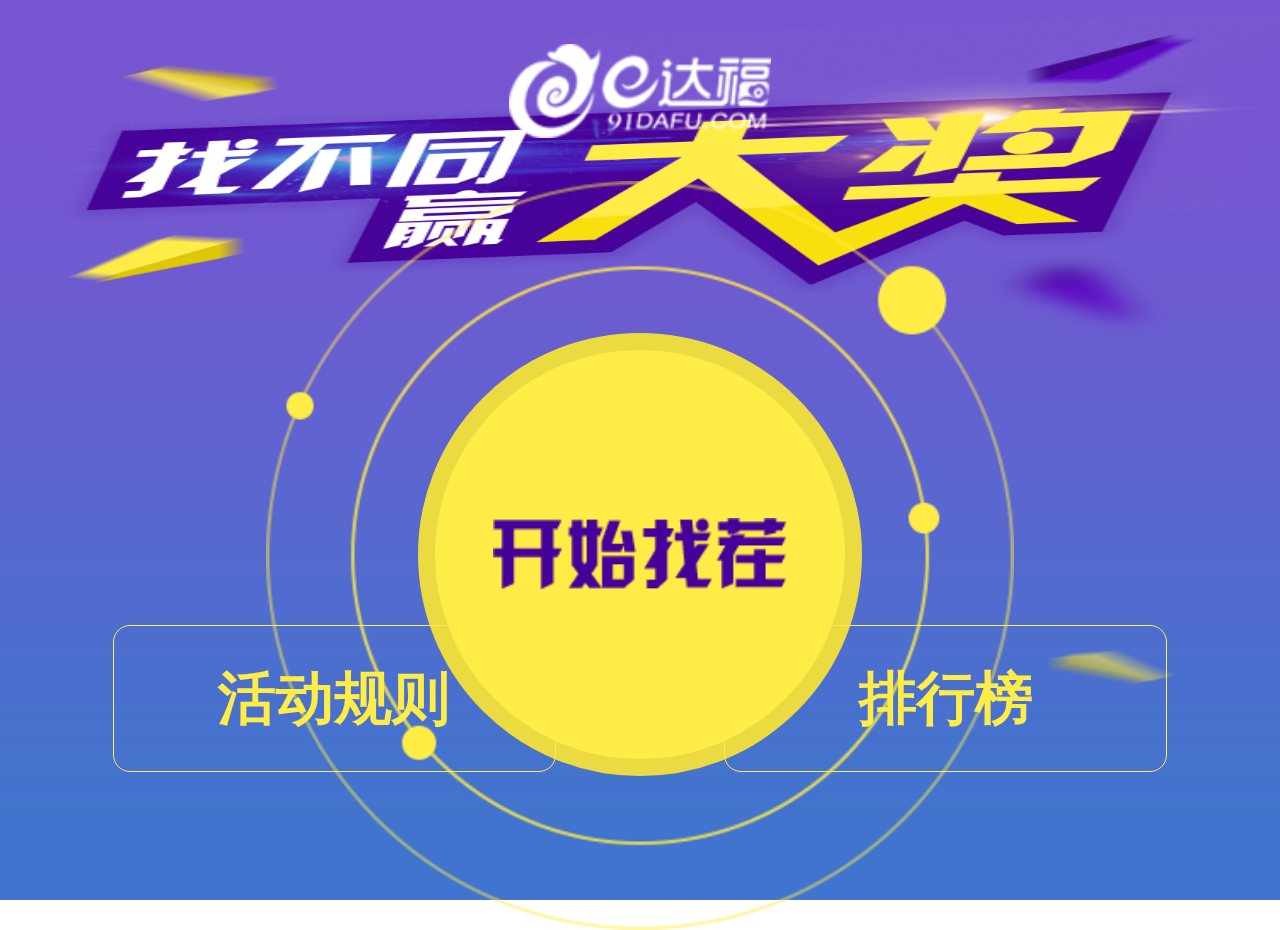
<file: index.html>
<!DOCTYPE html>
<html>
<head>
    <meta http-equiv="Content-Type" content="text/html; charset=UTF-8">
		<!--定义 title keywords description信息 start-->
	<meta name="keywords" content="">
	<meta name="description" content="">
	<meta http-equiv="X-UA-Compatible" content="IE=edge">
	<meta name="viewport" content="width=device-width,initial-scale=1.0,maximum-scale=1.0,user-scalable=0" />
	<meta name="screen-orientation"content="portrait"/>
    <title>找不同赢大奖</title>
	<!--引入外部样式-->
	<link rel="stylesheet" type="text/css" href="css/reset.css">
	<link rel="stylesheet" type="text/css" href="css/index.css"/>
	<script src="js/jquery-1.8.2.min.js" type="text/javascript" charset="utf-8"></script>
	<script type="text/javascript">
		document.getElementsByTagName("html")[0].style.fontSize = document.documentElement.clientWidth/20+"px";
	</script>
</head>
<body id="index">
	<img src="images/logo.png" class="posAbs logo"/>
	<img src="images/index_bg.png" class="index_bg"/>
	<img src="images/kuang.png" class="kuang posAbs"/>
	<a href="gameStart.html" class="posAbs start"><img src="images/start_text.png" class="posAbs"/></a>
	<a href="ruleBut.html" class="posAbs rule"><button>活动规则</button></a><a href="loveRank.html" class="posAbs rank"><button>排行榜</button></a>
	<script type="text/javascript">
		$(function(){
			var bgHeight=document.documentElement.clientHeight;
			var oHeight=document.documentElement.clientHeight;
			var obbHeigt=(oHeight/4/10*8);
			var rbHeigt=(oHeight/4/10*3);
			var bxHeight=(oHeight/4/10*9);
			var kHeight=oHeight/(document.documentElement.clientWidth/20)
			$("#index").attr("height",oHeight);
			$("#index .index_bg").attr("height",bgHeight);
			$("#index")[0].style.height=bgHeight+"px";
			$("#index .kuang")[0].style.bottom=(kHeight-15)/2+"rem";
			$("#index .start")[0].style.bottom=(kHeight-15+4.8)/2+"rem";
		})
	</script>
</body>
</html>
</file>
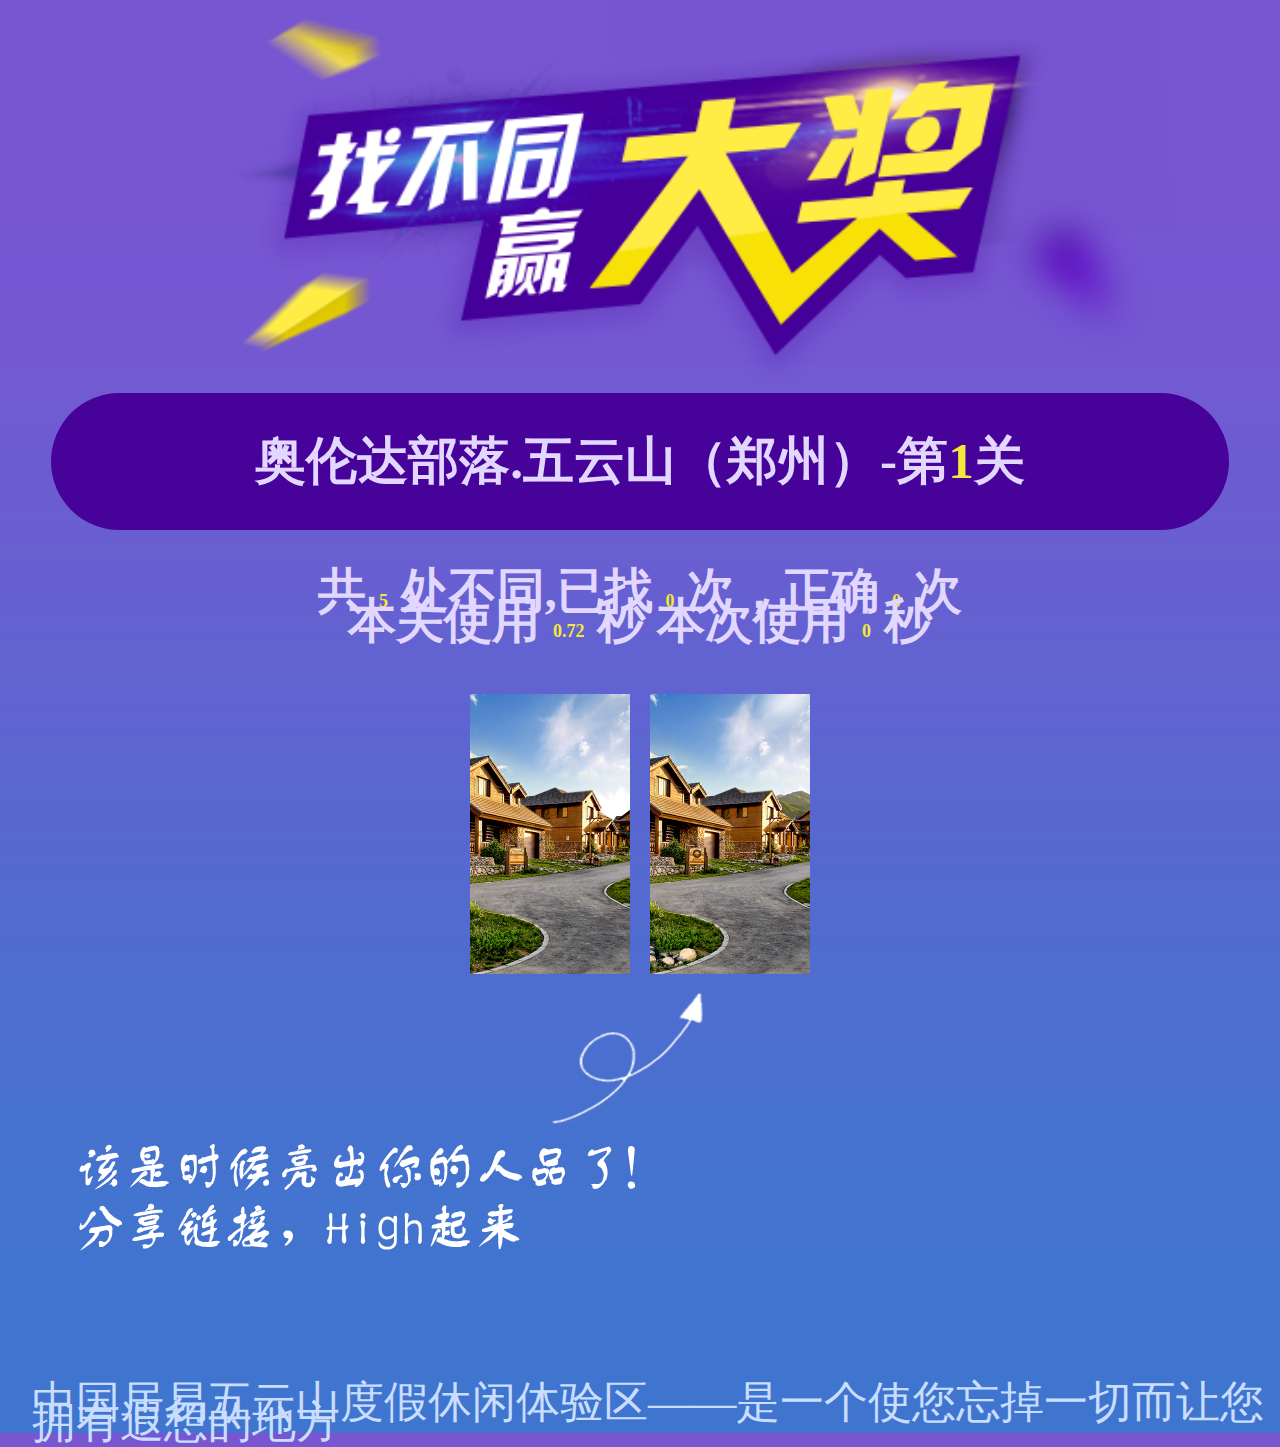
<file: gameStart.html>
<!DOCTYPE html>
<html>
<head>
<meta charset="utf-8">
<meta name="viewport" content="width=device-width, initial-scale=1.0, minimum-scale=1.0, maximum-scale=1.0, user-scalable=no">
<meta name="format-detection" content="telephone=no" />
<meta name="apple-mobile-web-app-status-bar-style" content="black" />
<meta name="author" content="Tencent-TGideas">
<link rel="stylesheet" href="css/style.css">
<title>找不同赢大奖</title>
<link rel="stylesheet" type="text/css" href="css/index.css"/>
<script src="js/zepto.js" type="text/javascript"></script>
<script src="js/data.js?v=20140811" id="gamedata" data-version="20140811" type="text/javascript"></script>
<script src="js/game.js" type="text/javascript"></script>
<script type="text/javascript">
	document.getElementsByTagName("html")[0].style.fontSize = document.documentElement.clientWidth/20+"px";
</script>
</head>
<body id="gameStart">
<header class="game_header">
	<img src="images/title_bg.png" class="title_bg"/>
    <h3><span>奥伦达部落.五云山（郑州）-第</span><strong id="currLevel">1</strong>关</h3>
</header>
<section class="game_con">
  <div class="find_con">
    <div class="info">共<span id="totalNum">6</span>处不同,已找<span id="clickNum">0</span>次，正确<span id="correctNum">0</span>次<!--，正确率<span id="correctPecent">0</span>%--></div>
    <div class="progressbox">
      <!--<div class="progress" style="width:260px;float:left;">
        <div class="progress-bar" id="progressbar"></div>
      </div>-->
      <span class="timecounter"> 本关使用<span id="timeshow">0</span>秒 </span>
      <span class="timecounter"> 本次使用<span id="timeshowSum">0</span>秒 </span>
    </div>
  </div>
  <div class="picbox" id="picbox">
    <div class="piccell pic_left" id="leftpic"> </div>
    <div  class="piccell" id="rightpic"> </div>
  </div>
</section>
<!--分享链接显示弹幕-->
<div class="layer_fixed_1 fixed_back">
	<div class="t_code_img_1">
		<img src="images/jt_1.png" />
	</div>
</div>
<footer class="game_footer"> 
<!--<a href="#" target="_blank" id="bottom_banner"><img src="" style="width:100%"></a> -->
<div class="pic_introduce">
	中国居易五云山度假休闲体验区——是一个使您忘掉一切而让您拥有遐想的地方
</div>
</footer>
<div class="share" id="share"> <img src="images/share1.png" /> </div>
<script type="text/javascript">
	$(function(){
//		$("#gameStart").
	    picgame.gamestart();
		var sHeight=document.documentElement.clientHeight;
		var sWidth=document.documentElement.clientWidth;
		var rankHeight=$("#gameStart").height();
		$("#gameStart #picbox")[0].style.marginLeft=(sWidth-340)/2+"px";
		if(sHeight>rankHeight){
			$("#gameStart")[0].style.backgroundSize='20rem '+sHeight+"px";
		}else{
			$("#gameStart")[0].style.backgroundSize='20rem '+rankHeight+"px";
		}
	});
 </script>

</body>
</html>
</file>
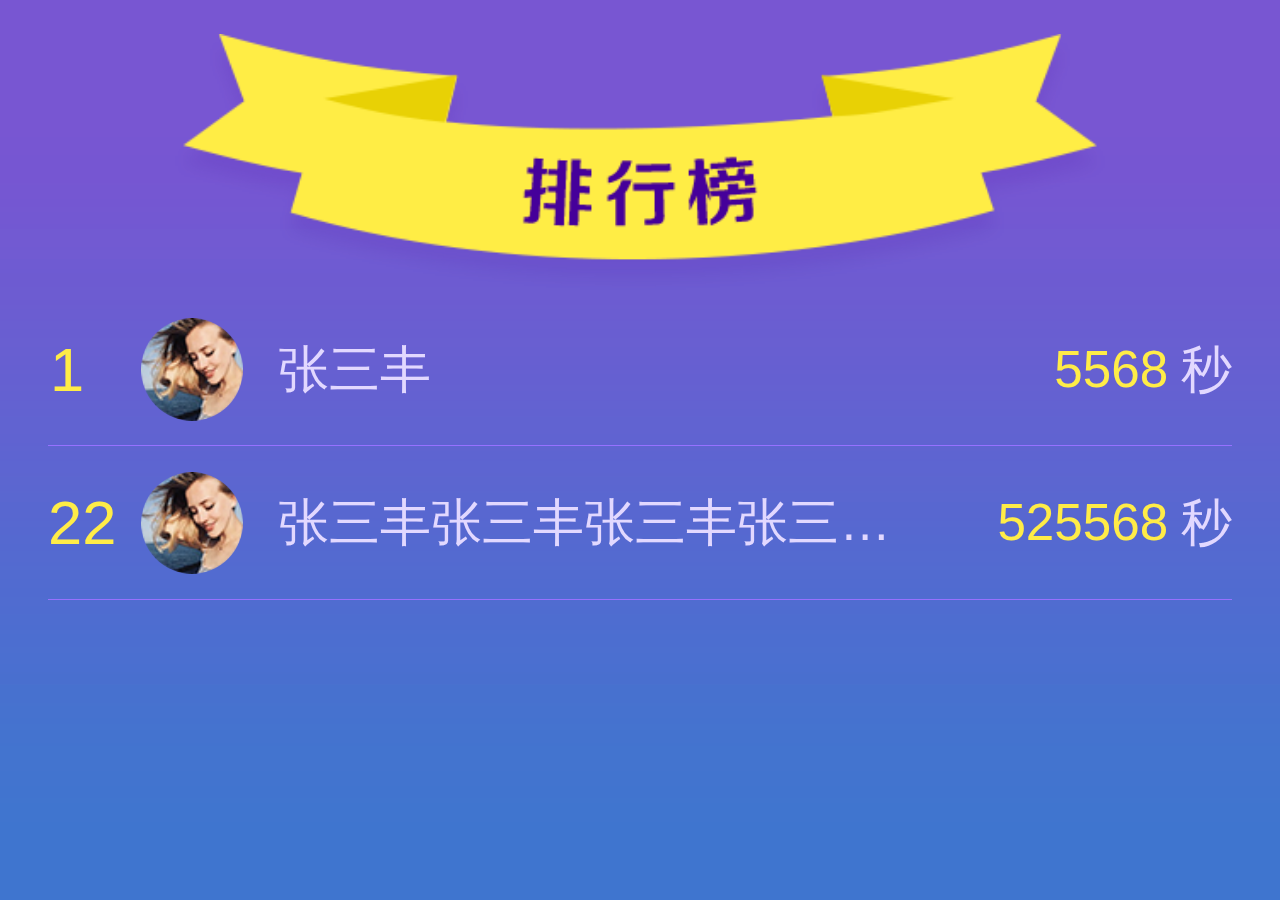
<file: loveRank.html>
<!DOCTYPE html>
<html>
<head>
    <meta http-equiv="Content-Type" content="text/html; charset=UTF-8">
		<!--定义 title keywords description信息 start-->
	<meta name="keywords" content="">
	<meta name="description" content="">
	<meta http-equiv="X-UA-Compatible" content="IE=edge">
	<meta name="viewport" content="width=device-width,initial-scale=1.0,maximum-scale=1.0,user-scalable=0" />
	<meta name="screen-orientation"content="portrait"/>
    <title>爱心排行</title>
	<!--引入外部样式-->
	<link rel="stylesheet" type="text/css" href="css/reset.css">
	<link rel="stylesheet" type="text/css" href="css/index.css"/>
	<script src="js/jquery-1.8.2.min.js" type="text/javascript" charset="utf-8"></script>
	<script type="text/javascript">
		document.getElementsByTagName("html")[0].style.fontSize = document.documentElement.clientWidth/20+"px";
	</script>
</head>
<body id="loveRank">
	<img src="images/rank.png" class="rank_title"/>
	<!--<div class="loveRank_unit">（此处只显示前20名）</div>-->
	<ul class="rank_box">
		<li class="rank_list">
			<span class="xuhao fl">1</span>
			<img src="images/user_Title.png" class="user_title fl posAbs">
			<span class="user_name text_l fl">张三丰</span>
			<span class="unit fr">秒</span>
			<span class="user_loveValue fr">5568</span>
			<img src="images/rank_xian.png" class="rank_xian posAbs"/>
		</li>
		<li class="rank_list">
			<span class="xuhao fl">22</span>
			<img src="images/user_Title.png" class="user_title fl posAbs">
			<span class="user_name text_l fl">张三丰张三丰张三丰张三丰张三丰张三丰张三丰张三丰张三丰张三丰张三丰张三丰张三丰张三丰</span>
			<span class="unit fr">秒</span>
			<span class="user_loveValue fr">525568</span>
			<img src="images/rank_xian.png" class="rank_xian posAbs"/>
		</li>		
	</ul>
	<script type="text/javascript">
//		for (var i=0;i<100;i++) {
//			$("<b> Hello World!</b>").appendTo("ul");
//			var a=$('.rank_list').html();
//			console.log(a)
//			$("a").appendTo("ul")
//		}
		var sHeight=document.documentElement.clientHeight;
		var rankHeight=$("#loveRank").height();
		if(sHeight>rankHeight){
			$("#loveRank")[0].style.backgroundSize='20rem '+sHeight+"px";
		}else{
			$("#loveRank")[0].style.backgroundSize='20rem '+rankHeight+"px";
		}
	</script>
</body>
</html>
</file>
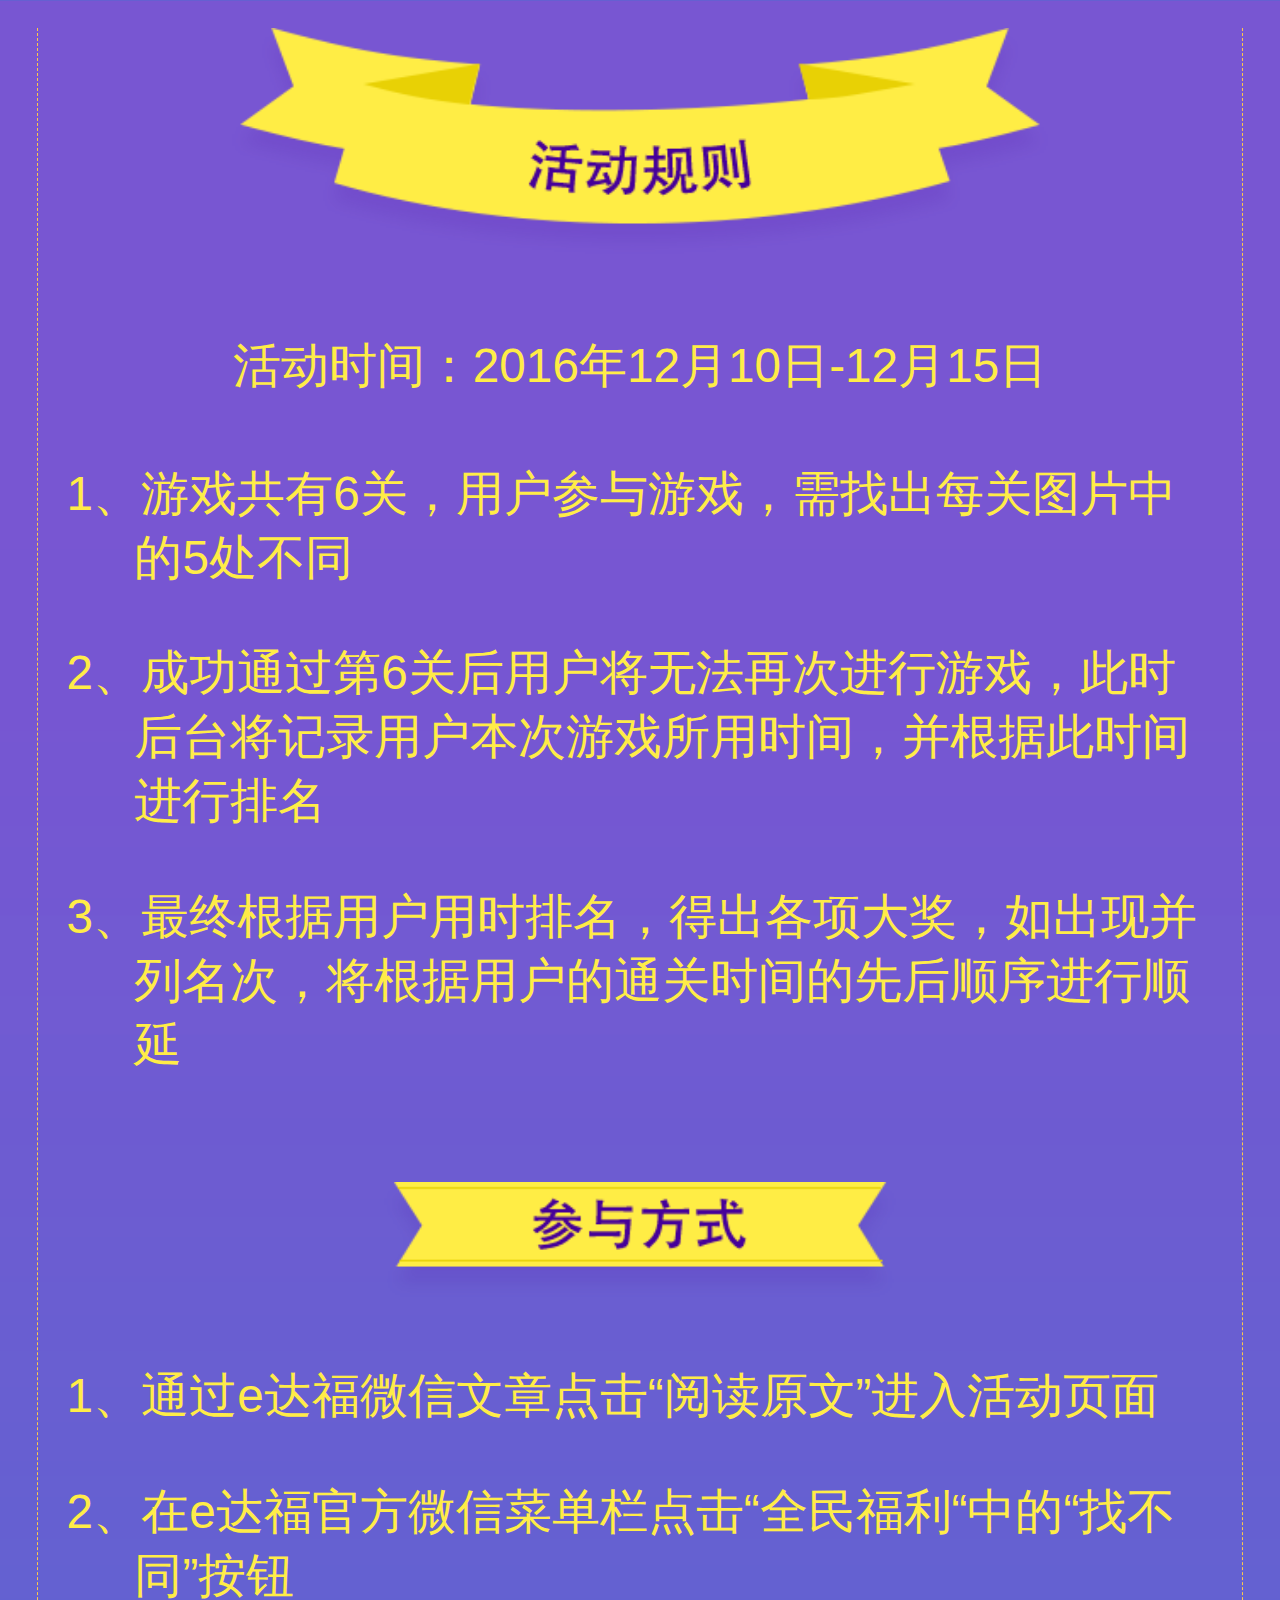
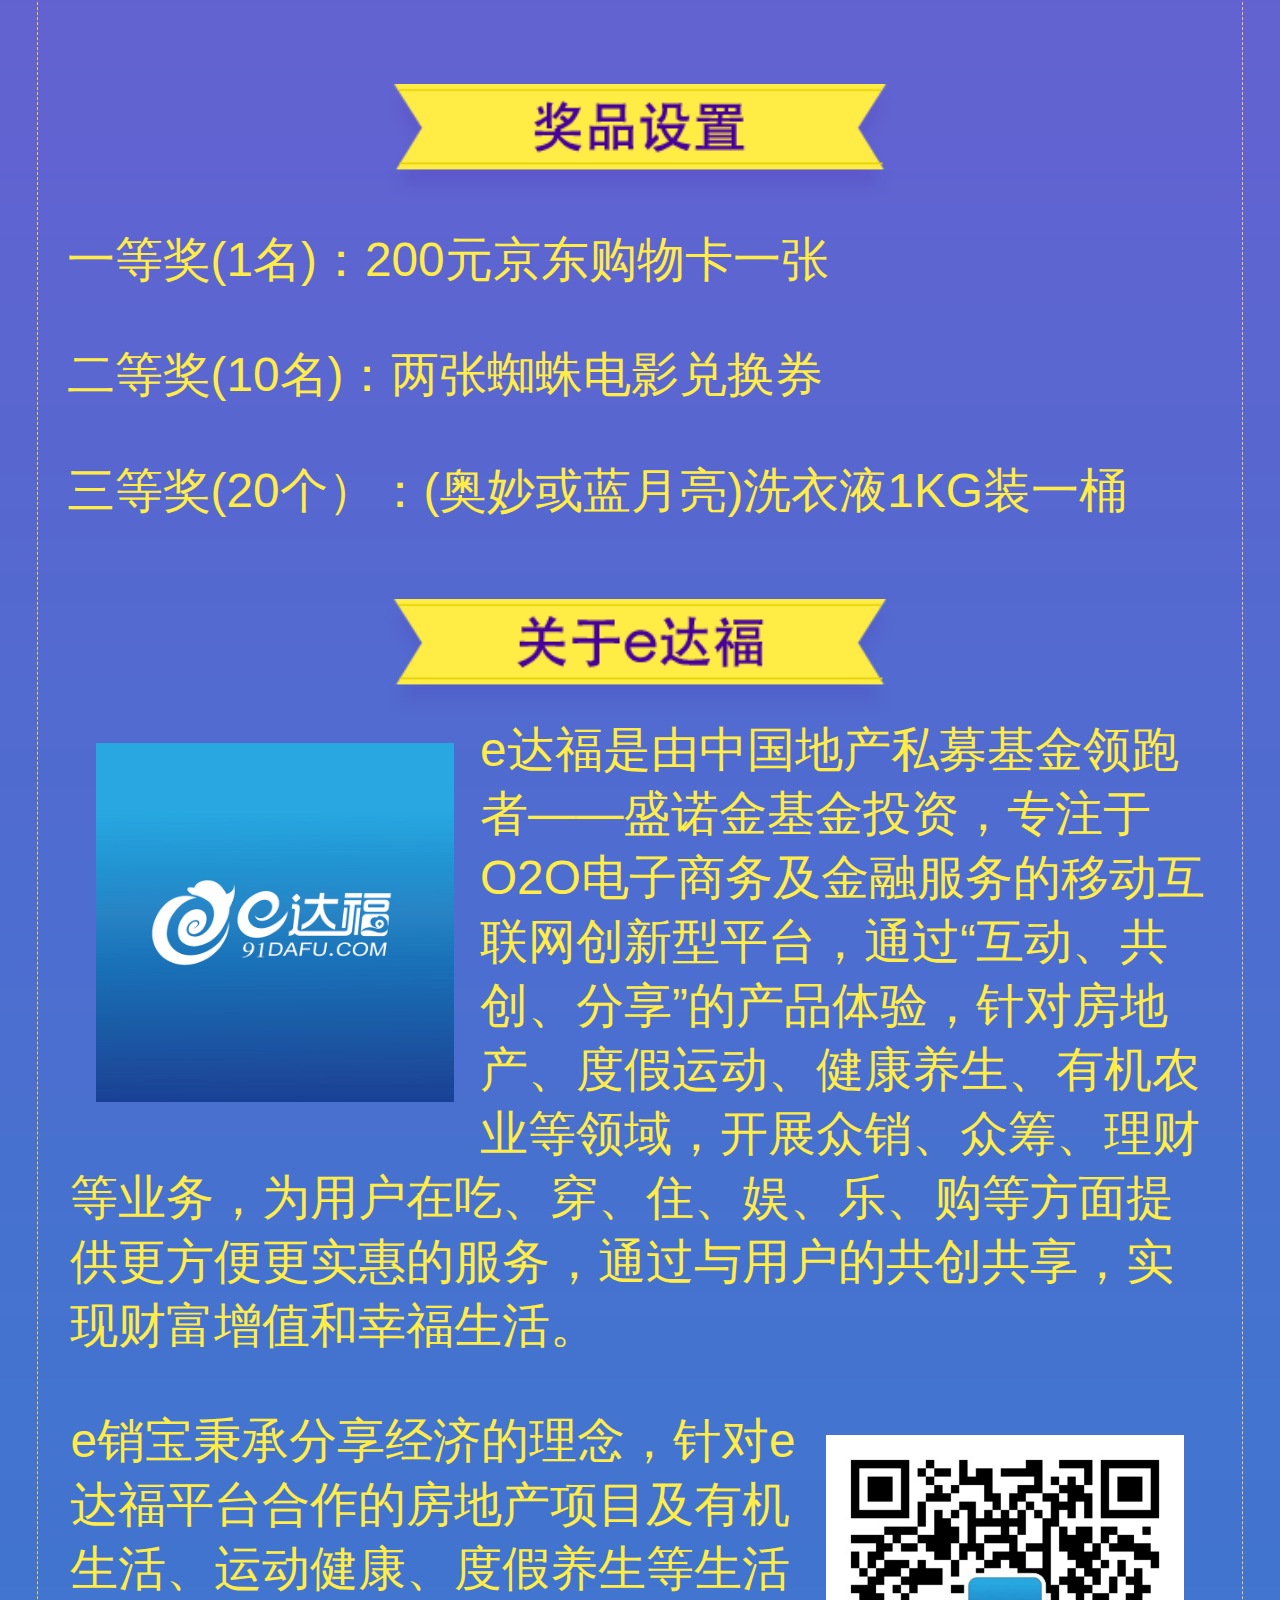
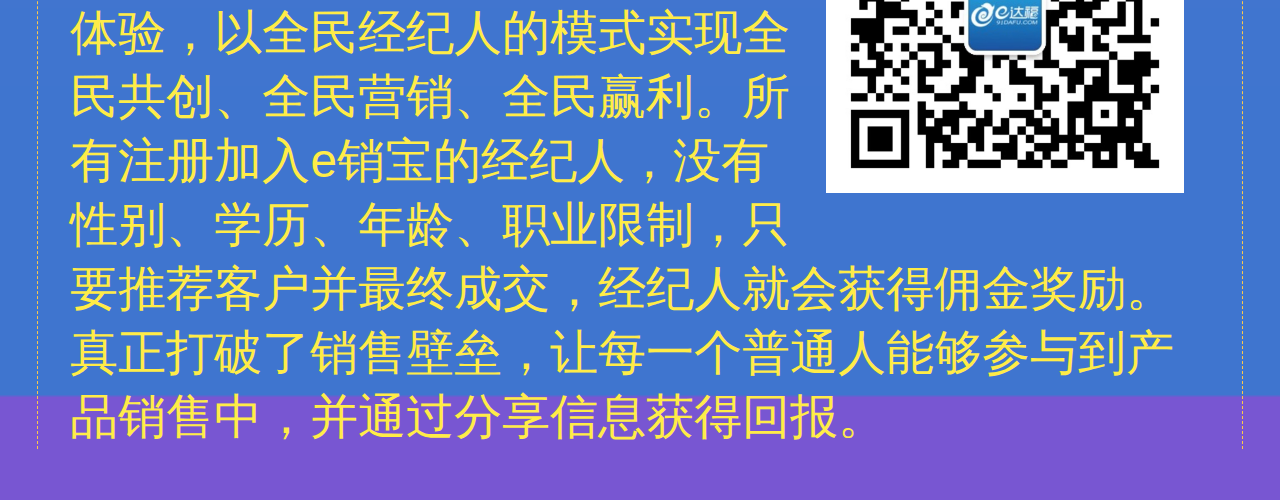
<file: ruleBut.html>
<!DOCTYPE html>
<html>
<head>
    <meta http-equiv="Content-Type" content="text/html; charset=UTF-8">
		<!--定义 title keywords description信息 start-->
	<meta name="keywords" content="">
	<meta name="description" content="">
	<meta http-equiv="X-UA-Compatible" content="IE=edge">
	<meta name="viewport" content="width=device-width,initial-scale=1.0,maximum-scale=1.0,user-scalable=0" />
	<meta name="screen-orientation"content="portrait"/>
    <title>活动规则</title>
	<!--引入外部样式-->
	<link rel="stylesheet" type="text/css" href="css/reset.css">
	<link rel="stylesheet" type="text/css" href="css/index.css"/>
	<script src="js/jquery-1.8.2.min.js" type="text/javascript" charset="utf-8"></script>
	<script type="text/javascript">
		document.getElementsByTagName("html")[0].style.fontSize = document.documentElement.clientWidth/20+"px";
	</script>
</head>
<body id="ruleBut">
	<article class="text_l">
		<div class="cont_wrap">
		<div class="ruleBut_detail">
			<h3><img src="images/ruleMainTile.png"></h3>
			<div class="time1">
				活动时间：2016年12月10日-12月15日
			</div>
			<div class="one_p">1、游戏共有6关，用户参与游戏，需找出每关图片中的5处不同</div>
			<div class="one_p">2、成功通过第6关后用户将无法再次进行游戏，此时后台将记录用户本次游戏所用时间，并根据此时间进行排名</div>
			<div class="one_p">3、最终根据用户用时排名，得出各项大奖，如出现并列名次，将根据用户的通关时间的先后顺序进行顺延</div>
		</div>
		<div class="cy_sort">
			<h3><img src="images/ruleJoin.png"></h3>
			<ul class="six_p">
				<li class="clearfix">
					<span class="lf text_p">1、通过e达福微信文章点击“阅读原文”进入活动页面</span>
				</li>
				<li class="clearfix">
					<span class="lf text_p">2、在e达福官方微信菜单栏点击“全民福利“中的“找不同”按钮</span>
				</li>
			</ul>
		</div>
		<div class="cy_sort">
			<h3><img src="images/ruleSet.png"></h3>
			<ul class="six_p mt2">
				<li class="clearfix">
					<span class="lf text_p">一等奖(1名)：200元京东购物卡一张</span><br />
				</li>
				<li class="clearfix">
					<span class="lf text_p">二等奖(10名)：两张蜘蛛电影兑换券</span><br />
				</li>
				<li class="clearfix">
					<span class="lf text_p">三等奖(20个）：(奥妙或蓝月亮)洗衣液1KG装一桶</span><br />
				</li>
			</ul>
		</div>
		<div class="cy_sort">
			<h3><img src="images/ruleTitle.png"></h3>
			<div class="clearfix descript_img">
				<div class="img_code fl"><img src="images/codes.jpg" class="codes"/></div>
				e达福是由中国地产私募基金领跑者——盛诺金基金投资，专注于O2O电子商务及金融服务的移动互联网创新型平台，通过“互动、共创、分享”的产品体验，针对房地产、度假运动、健康养生、有机农业等领域，开展众销、众筹、理财等业务，为用户在吃、穿、住、娱、乐、购等方面提供更方便更实惠的服务，通过与用户的共创共享，实现财富增值和幸福生活。
			</div>
			<div class="clearfix descript_img">
				<div class="img_code_2 fr"><img src="images/ecode.jpg" class="ecode"/></div>
				e销宝秉承分享经济的理念，针对e达福平台合作的房地产项目及有机生活、运动健康、度假养生等生活体验，以全民经纪人的模式实现全民共创、全民营销、全民赢利。所有注册加入e销宝的经纪人，没有性别、学历、年龄、职业限制，只要推荐客户并最终成交，经纪人就会获得佣金奖励。真正打破了销售壁垒，让每一个普通人能够参与到产品销售中，并通过分享信息获得回报。
			</div>
		</div>
	</div>
	</article>
	<script type="text/javascript">
		$(function(){
//			console.log(document.documentElement.clientHeight)
			var sHeight=document.documentElement.clientHeight;
			var rankHeight=$("#ruleBut").height();
			if(sHeight>rankHeight){
				$("#ruleBut")[0].style.backgroundSize='20rem '+sHeight+"px";
			}else{
				$("#ruleBut")[0].style.backgroundSize='20rem '+rankHeight+"px";
			}
		})
	</script>
</body>
</html>
</file>
<file: css/index.css>
/*首页样式修改*/
#index{position: relative;width: 20rem;z-index: 1;}
#index .index_bg{width: 100%;position: absolute;top: 0;left: 0;z-index:2 ;}
#index .baoxiang{position: absolute;width: 18rem;z-index: 9;left: 1rem;}
#index .openBoxBut{position: absolute;z-index: 9;width: 11rem;left: 4.5rem;}
#index .ruleBut{position: absolute;z-index: 9;width: 6.4rem;left: 2rem;}
#index .rankingBut{position: absolute;z-index: 9;width: 6.4rem;right: 2rem;}
#index .logo{top: 0.69rem;width: 4.1rem;margin-left: -2.05rem;}
#index .rule{left:1.76rem}
#index .rank{right: 1.76rem;}
#index .rule,#index .rank{width: 6.93rem;height: 2.29rem;bottom: 2rem;}
#index a button{width: 6.93rem;height: 2.29rem;border: 1px solid #ffec47;background: none;font-size: 0.91rem;color: #FFEC47;font-weight: bold;border-radius: 0.267rem;-webkit-border-radius: 0.267rem;-moz-border-radius: 0.267rem;}
#index .kuang{width: 11.7rem;height: 11.7rem;left: 4.15rem;}
#index .start{height: 6.4rem;width: 6.4rem;border-radius: 50%;-webkit-border-radius: 50%;-moz-border-radius: 50%;border: 0.267rem solid #ecda41;background: #FFEC47;left: 6.533rem;line-height: 6.4rem;}
#index .start img{width:4.58rem;left: 0.91rem;height: 1.12rem;top: 2.63rem;}

/* 活动规则*/

#ruleBut{width: 20rem;position: relative;overflow-y: scroll;background: url(../images/rank_bg.png);background-size: 20rem;color: #ffec47;}
#ruleBut article{ width: 20rem;overflow-x: hidden;}
#ruleBut .cont_wrap{width: 94%; margin:0 auto; border-left: dashed 1px #ffc846;border-right: dashed 1px #ffc846;}
#ruleBut .ruleBut_detail{margin: .43rem 0 1.65rem 0;}
#ruleBut .ruleBut_detail h3{width: 12.74rem;margin: 0 auto;overflow: hidden;}
#ruleBut .ruleBut_detail h3 img{width: 100%;}
#ruleBut .ruleBut_detail .time1{margin:1rem 0;color:#ffec47;font-size: 0.746rem;width:100%;text-align: center;text-align: -moz-center;text-align: -webkit-center;margin-top: 1.2rem;}
#ruleBut .ruleBut_detail h4{width: 100%; text-align: center; text-align: -moz-center;text-align: -webkit-center; margin:1.49rem 0 1.28rem 0; font-size: .6rem; font-weight: normal;}
#ruleBut .one_p{color:#ffec47;font-size: 0.746rem;line-height:1rem;margin-top: .8rem;padding: 0 .5rem 0 1.5rem;text-indent:-1.06rem;}
#ruleBut .bg_hg{ background: url(../images/icons1.png) no-repeat 0 -14rem; width: 1rem;height: 1rem;background-size: 2.5rem; display: inline-block; margin-right: .2rem}
#ruleBut em{margin-left: .2rem}
#ruleBut .two_p{ color: #fff;margin-top: .2rem}
#ruleBut .red{color: #f87f50}
#ruleBut .mt_0{ margin-top: 0}
#ruleBut .cy_sort{ margin-top:1.2rem;padding: 0 .5rem;}
#ruleBut .cy_sort h3{width: 8rem; margin: 0 auto;}
#ruleBut .cy_sort h3 img{width: 100%;}
#ruleBut .cy_sort .ecode{width: 5.6rem;height: 5.6rem;padding: 0.4rem;float: right;}
#ruleBut .cy_sort .codes{width: 5.6rem;height: 5.6rem;padding: 0.4rem;}
#ruleBut .first_p{ margin-top: .2rem}
#ruleBut .numver{width: 5%;margin-left: 1.28rem;}
#ruleBut .text_p{ width: 94%;}
#ruleBut .texts_more{ text-indent: 1rem}
#ruleBut .six_p{margin-top: 1rem}
#ruleBut .six_p li{ padding: 0 0 0 1rem;text-indent:-1.06rem;margin: .2rem 0 .5rem;font-size: 0.746rem;line-height:1rem;color: #FFEC47;}
#ruleBut .mt_8{ margin-top: .8rem}
#ruleBut .mt2{ margin: .4rem 0}
#ruleBut .one_text_img{ margin-top: .8rem;}
#ruleBut .one_text_img .imgs{width: 4.47rem;}
#ruleBut .mr4{ margin-right: .4rem}
#ruleBut .ml4{ margin-left: .4rem}
#ruleBut .one_text_img .imgs img{width: 100%}
#ruleBut .clearfix .b{font-weight: bold;}
#ruleBut .cy_sort .time1{text-align: center;text-align: -moz-center;text-align: -webkit-center;}
#ruleBut .cy_sort .clearfix{font-size: 0.746rem;color: #ffec47;line-height: 1rem;margin-bottom: 0.8rem;}

/*排行榜*/
#loveRank{width: 20rem;position: relative;overflow: hidden;background: url(../images/rank_bg.png);background-size: 20rem;}
#loveRank .rank_title{width: 14.53rem;margin-top: 0.53rem;}
#loveRank .loveRank_unit{color:#ff9494;font-size: 0.746rem;margin-bottom: 0.4rem;}
#loveRank .rank_box{overflow-y: scroll;}
#loveRank .rank_list{width: 18.5rem;padding: 0 0.75rem;position: relative;height: 2.4rem;overflow:hidden;line-height: 2.4rem;}
#loveRank .rank_list .rank_xian{width: 18.5rem;bottom: 0;left: 0.75rem;height: 1px;}
#loveRank .xuhao{color: #ffec47;font-size: 0.96rem;display: inline-block;width: 0.6rem;}
#loveRank .rank_list img.user_title{width: 1.6rem;height: 1.6rem;top:0.4rem;left: 2.2rem;border-radius: 50%;-webkit-border-radius: 50%;-moz-border-radius: 50%;}
#loveRank .user_name{margin-left:3rem;width:10rem;display: block;overflow: hidden;white-space: nowrap;text-overflow: ellipsis;color: #e2d8ff;font-size: 0.8rem;/*margin-top: 0.8rem;*/}
#loveRank .user_loveValue{color: #ffec47;font-size: 0.8rem;margin-right: 0.2rem;}
#loveRank .unit{color: #e2d8ff;font-size: 0.8rem;}

/*游戏开始*/
#gameStart{width: 20rem;position: relative;overflow: hidden;background: url(../images/rank_bg.png);background-size: 20rem;margin: 0px;padding: 0px;font-family: "microsoft yahei";}
#gameStart .game_header {text-align: center;	width: 20rem;}
#gameStart .title_bg{width: 14.85rem;margin-left: 2rem;height: 7.25rem;margin-top: -1.2rem;}
#gameStart .game_con{width: 100%;height: auto;width: 20rem;}
#gameStart h3 {color: #e2d8ff;	font-size: 0.8rem;width: 18.4rem;margin: 0 auto;height: 2.13rem;background: #470299;line-height: 2.13rem;font-weight: bold;border-radius: 1.5rem;-webkit-border-radius: 1.5rem;-moz-border-radius: 1.5rem;}
#gameStart span {color: #f4e93b;font-size: 18px;}
#gameStart strong {	color: #f4e93b;}
#gameStart a {text-decoration: none;}
#gameStart .pic_introduce{font-size: 0.69rem;color: #c9ddff;text-align: left;text-align: -moz-left;text-align: -webkit-left;width: 19.4rem;margin-left: 0.5rem;word-spacing: normal;}
#gameStart .game_footer {text-align: center;padding-top: 0.8rem;width: 100%;font-size: 0.746rem;}
#gameStart .info {font-weight: bold;color: #e2d8ff;text-align: center;text-align: -webkit-center;text-align: -moz-center;padding-top: 0.8rem;font-size: 0.746rem;}
#gameStart .info span{font-weight: bold;margin: 0 0.2rem;}
#gameStart .timecounter {font-weight: bold;color: #e2d8ff;font-size: 0.746rem;}
#gameStart .timecounter span{font-weight: bold;margin: 0 0.2rem;}
#gameStart .piccell {display: block;background-repeat: no-repeat;float: left;position: relative;}
#gameStart .picbox {width: 340px;height: 280px;clear: both;}
#gameStart .picbox .pic_left{margin-right: 20px;}
#gameStart .progressbox {width: 20rem;margin-bottom: 0.8rem;text-align: center;text-align: -webkit-center;text-align: -moz-center;}
#gameStart .floatmask {position: absolute;z-index: 100;}
#gameStart .showborder {border: red solid 1px;}
#gameStart h3 span{color: #e2d8ff;font-size: 0.8rem;}

/*点炫耀一下展示的分享的样式*/
#gameStart .share {	width: 100%;display: none;opacity: 0.90;position: absolute;	top: 0px;left: 0px;	z-index: 10000;	background-color: #000;	height: 600px;	text-align: center;}
#gameStart .share img {	margin-top: 30px;width: 80%;}
#gameStart .amsmobi_dialog{border: 2px solid #9b47ff;border-radius: 5px;-webkit-border-radius: 5px;-moz-border-radius: 5px;background: #470299;}
#gameStart .amsmobi_dialog header h2{color: #e2d8ff;}
#gameStart .amsmobi_dialog section{color: #e2d8ff;}
#gameStart .amsmobi_dialog footer{background: #ffec47;border-top: 2px solid ##9b47ff;border-radius: 0 0 3px 3px;}
#gameStart .amsmobi_dialog footer a{color: #470299;}
#gameStart .amsmobi_dialog footer a:nth-of-type(2){display: none;}
#gameStart .amsmobi_dialog .num_ys{color: #ffec47;font-size: 100%;padding: 0 3px;}
</file>
<file: css/style.css>
html, body, div, span, applet, object, iframe,
h1, h2, h3, h4, h5, h6, p, blockquote, pre,
a, abbr, acronym, address, big, cite, code,
del, dfn, em, img, ins, kbd, q, s, samp,
small, strike, strong, sub, sup, tt, var,
b, u, i, center,
dl, dt, dd, ol, ul, li,
fieldset, form, label, legend,
table, caption, tbody, tfoot, thead, tr, th, td,
article, aside, canvas, details, embed,
figure, figcaption, footer, header, hgroup,
menu, nav, output, ruby, section, summary,
time, mark, audio, video {
  margin: 0;
  padding: 0;
  border: 0;
  font-size: 100%;
  font: inherit;
  vertical-align: baseline;
}

article, aside, details, figcaption, figure,
footer, header, hgroup, menu, nav, section {
  display: block;
}

body {
  line-height: 1;
}

ol, ul {
  list-style: none;
}

blockquote, q {
  quotes: none;
}

blockquote:before, blockquote:after,
q:before, q:after {
  content: '';
  content: none;
}

table {
  border-collapse: collapse;
  border-spacing: 0;
}

.about {
  margin: 80px auto;
  padding: 8px;
  width: 260px;
  font: 10px/18px "Lucida Grande", Tahoma, Verdana, sans-serif;
  color: #777;
  text-align: center;
  text-shadow: 0 1px rgba(255, 255, 255, 0.25);
  background: #eee;
  background: rgba(250, 250, 250, 0.8);
  border-radius: 4px;
  -webkit-box-shadow: inset 0 1px rgba(255, 255, 255, 0.3), inset 0 0 0 1px rgba(255, 255, 255, 0.1), 0 0 6px rgba(0, 0, 0, 0.2);
  box-shadow: inset 0 1px rgba(255, 255, 255, 0.3), inset 0 0 0 1px rgba(255, 255, 255, 0.1), 0 0 6px rgba(0, 0, 0, 0.2);
  background-image: -webkit-linear-gradient(top, rgba(0, 0, 0, 0), rgba(0, 0, 0, 0.1));
  background-image: -moz-linear-gradient(top, rgba(0, 0, 0, 0), rgba(0, 0, 0, 0.1));
  background-image: -o-linear-gradient(top, rgba(0, 0, 0, 0), rgba(0, 0, 0, 0.1));
  background-image: linear-gradient(to bottom, rgba(0, 0, 0, 0), rgba(0, 0, 0, 0.1));
}
.about a {
  color: #333;
  text-decoration: none;
  border-radius: 2px;
  -webkit-transition: 0.1s;
  -moz-transition: 0.1s;
  -o-transition: 0.1s;
  transition: 0.1s;
}
.about a:hover {
  text-decoration: none;
  background: #fafafa;
  background: rgba(255, 255, 255, 0.7);
}

.about-links {
  height: 30px;
}
.about-links a {
  float: left;
  width: 50%;
  line-height: 30px;
  font-size: 12px;
}

.about-author {
  margin-top: 5px;
}
.about-author a {
  padding: 1px 3px;
  margin: 0 -1px;
}

/*
 * Copyright (c) 2012-2013 Thibaut Courouble
 * http://www.webinterfacelab.com
 *
 * Licensed under the MIT License:
 * http://www.opensource.org/licenses/mit-license.php
 */
body {
  font: 13px/20px "Lucida Grande", Tahoma, Verdana, sans-serif;
  color: #404040;
  background: #2a2a2a url("../images/bg.png") 0 0 repeat;
}

.container {
  margin: 80px auto;
  width: 640px;
  text-align: center;
}
.container .progress {
  margin: 0 auto;
  width: 400px;
}

.progress {
  padding: 4px;
  background: rgba(0, 0, 0, 0.25);
  border-radius: 6px;
  -webkit-box-shadow: inset 0 1px 2px rgba(0, 0, 0, 0.25), 0 1px rgba(255, 255, 255, 0.08);
  box-shadow: inset 0 1px 2px rgba(0, 0, 0, 0.25), 0 1px rgba(255, 255, 255, 0.08);
}

.progress-bar {
  position: relative;
  height: 16px;
  border-radius: 4px;
  -webkit-transition: 0.1s linear;
  -moz-transition: 0.1s linear;
  -o-transition: 0.1s linear;
  transition: 0.1s linear;
  -webkit-transition-property: width, background-color;
  -moz-transition-property: width, background-color;
  -o-transition-property: width, background-color;
  transition-property: width, background-color;
  -webkit-box-shadow: 0 0 1px 1px rgba(0, 0, 0, 0.25), inset 0 1px rgba(255, 255, 255, 0.1);
  box-shadow: 0 0 1px 1px rgba(0, 0, 0, 0.25), inset 0 1px rgba(255, 255, 255, 0.1);
}
.progress-bar:before, .progress-bar:after {
  content: '';
  position: absolute;
  top: 0;
  left: 0;
  right: 0;
}
.progress-bar:before {
  bottom: 0;
  background: url("../images/stripes.png") 0 0 repeat;
  border-radius: 4px 4px 0 0;
}
.progress-bar:after {
  z-index: 2;
  bottom: 45%;
  border-radius: 4px;
  background-image: -webkit-linear-gradient(top, rgba(255, 255, 255, 0.3), rgba(255, 255, 255, 0.05));
  background-image: -moz-linear-gradient(top, rgba(255, 255, 255, 0.3), rgba(255, 255, 255, 0.05));
  background-image: -o-linear-gradient(top, rgba(255, 255, 255, 0.3), rgba(255, 255, 255, 0.05));
  background-image: linear-gradient(to bottom, rgba(255, 255, 255, 0.3), rgba(255, 255, 255, 0.05));
}

/*
 * Note: using adjacent or general sibling selectors combined with
 *       pseudo classes doesn't work in Safari 5.0 and Chrome 12.
 *       See this article for more info and a potential fix:
 *       http://css-tricks.com/webkit-sibling-bug/
 */
#five:checked ~ .progress > .progress-bar {
  width: 5%;
  background-color: #f63a0f;
}

#twentyfive:checked ~ .progress > .progress-bar {
  width: 25%;
  background-color: #f27011;
}

#fifty:checked ~ .progress > .progress-bar {
  width: 50%;
  background-color: #f2b01e;
}

#seventyfive:checked ~ .progress > .progress-bar {
  width: 75%;
  background-color: #f2d31b;
}

#onehundred:checked ~ .progress > .progress-bar {
  width: 100%;
  background-color: #86e01e;
}

.radio {
  display: none;
}

.label {
  display: inline-block;
  margin: 0 5px 20px;
  padding: 3px 8px;
  color: #aaa;
  text-shadow: 0 1px black;
  border-radius: 3px;
  cursor: pointer;
}
.radio:checked + .label {
  color: white;
  background: rgba(0, 0, 0, 0.25);
}
</file>
